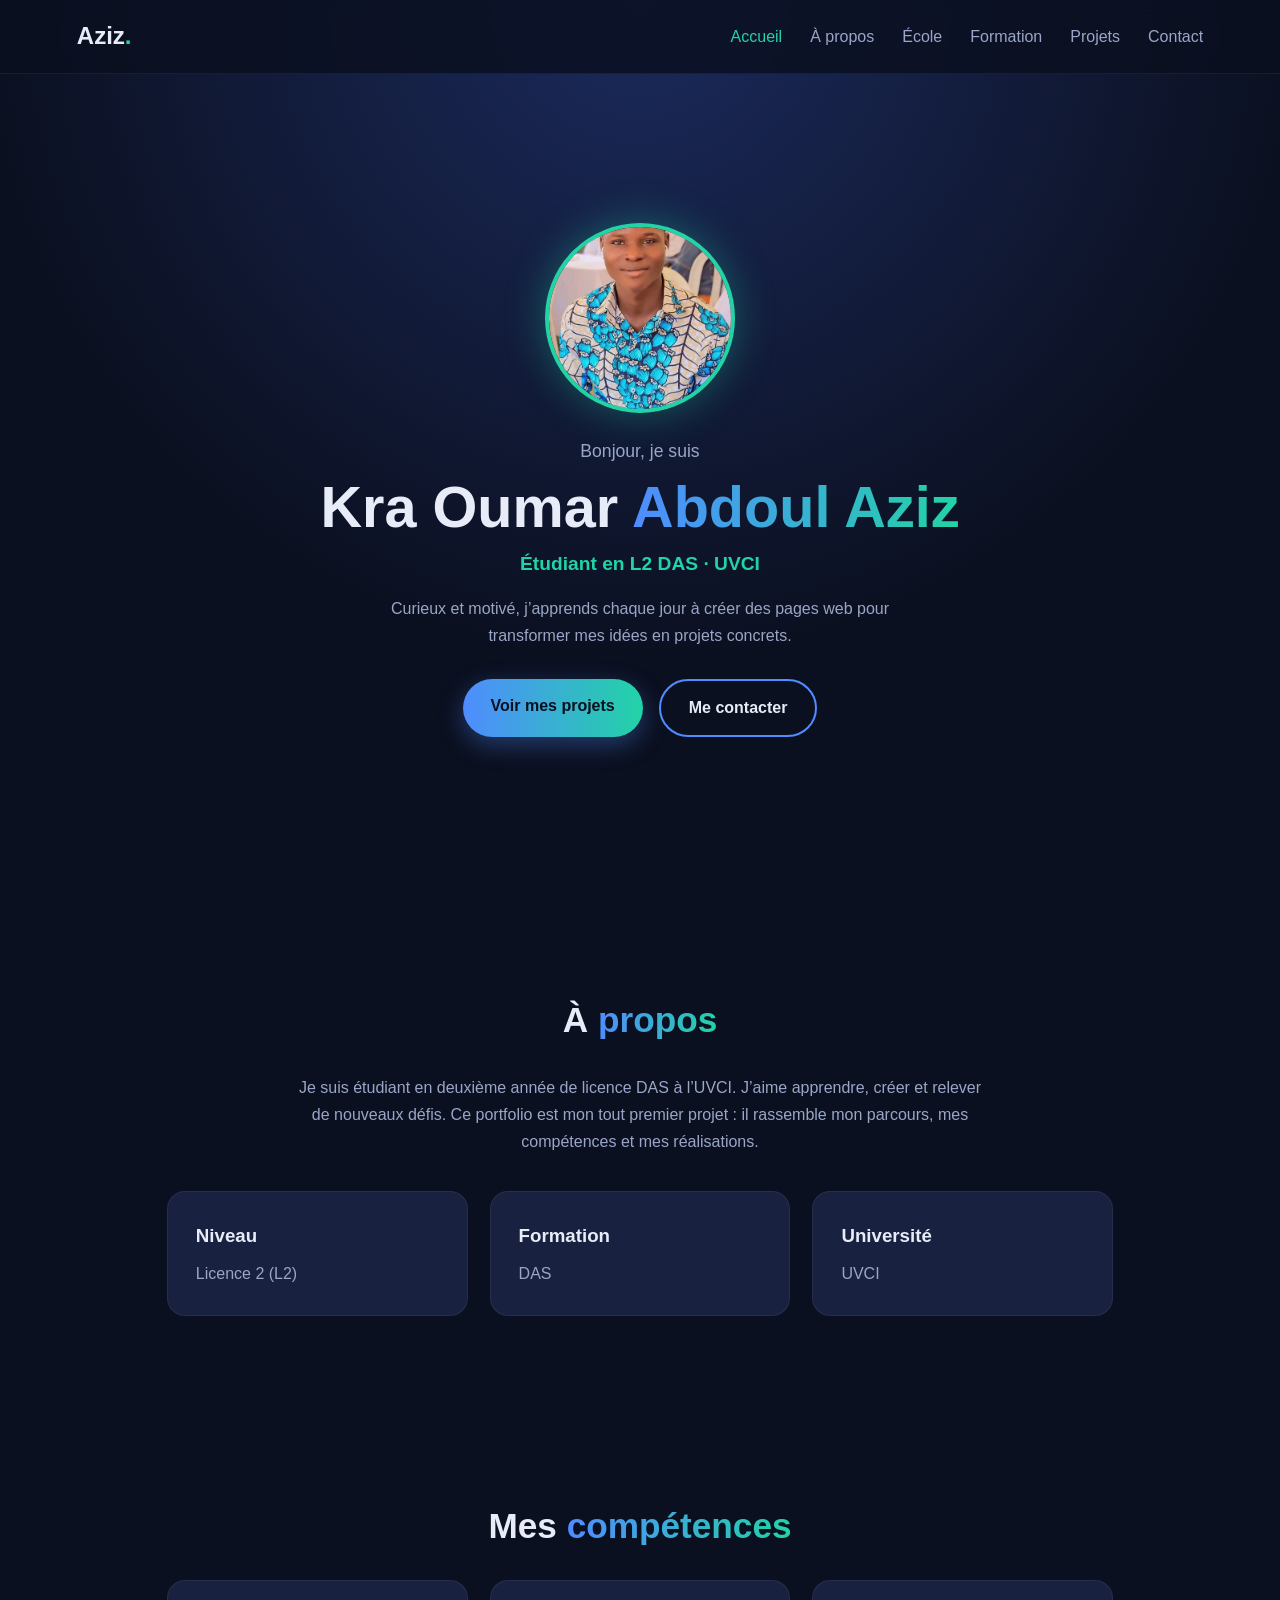
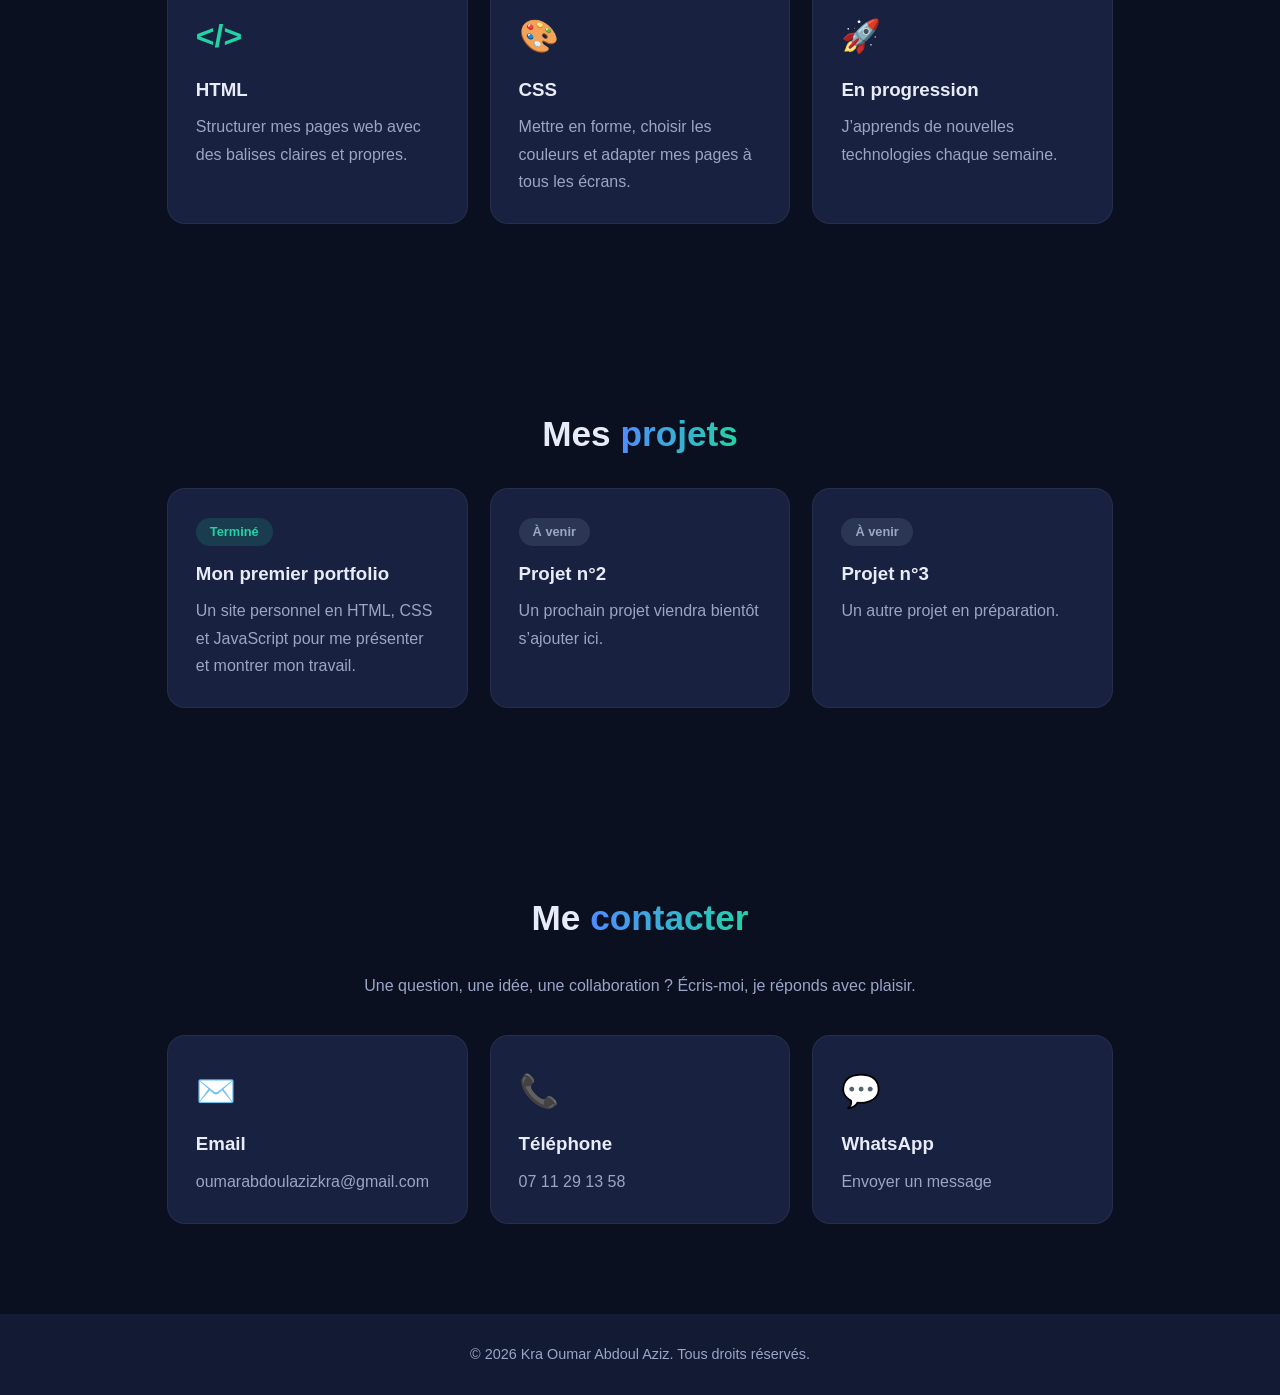
<file: index.html>
<!DOCTYPE html>
<html lang="fr">
<head>
  <meta charset="UTF-8">
  <meta name="viewport" content="width=device-width, initial-scale=1.0">
  <meta name="description" content="Portfolio de Kra Oumar Abdoul Aziz, étudiant en L2 DAS à l’UVCI.">
  <title>Kra Oumar Abdoul Aziz | Portfolio</title>
  <link rel="stylesheet" href="style.css">
</head>
<body>

  <header class="header">
    <a href="#accueil" class="logo">Aziz<span>.</span></a>
    <button class="burger" id="burger" aria-label="Ouvrir le menu">☰</button>
    <nav class="nav" id="nav">
      <a href="index.html" class="actif">Accueil</a>
      <a href="a-propos.html">À propos</a>
      <a href="ecole.html">École</a>
      <a href="formation.html">Formation</a>
      <a href="#projets">Projets</a>
      <a href="contact.html">Contact</a>
    </nav>
  </header>

  <main>
    <section id="accueil" class="hero">
      <img src="photo.jpg" alt="Photo de Kra Oumar Abdoul Aziz" class="photo">
      <p class="hello">Bonjour, je suis</p>
      <h1>Kra Oumar <span>Abdoul Aziz</span></h1>
      <p class="metier">Étudiant en L2 DAS · UVCI</p>
      <p class="intro">Curieux et motivé, j’apprends chaque jour à créer des pages web pour transformer mes idées en projets concrets.</p>
      <div class="boutons">
        <a href="#projets" class="btn btn-plein">Voir mes projets</a>
        <a href="#contact" class="btn btn-contour">Me contacter</a>
      </div>
    </section>

    <section id="apropos" class="section reveal">
      <h2 class="titre">À <span>propos</span></h2>
      <p class="texte">Je suis étudiant en deuxième année de licence DAS à l’UVCI. J’aime apprendre, créer et relever de nouveaux défis. Ce portfolio est mon tout premier projet : il rassemble mon parcours, mes compétences et mes réalisations.</p>
      <div class="grille">
        <div class="carte"><h3>Niveau</h3><p>Licence 2 (L2)</p></div>
        <div class="carte"><h3>Formation</h3><p>DAS</p></div>
        <div class="carte"><h3>Université</h3><p>UVCI</p></div>
      </div>
    </section>

    <section id="competences" class="section reveal">
      <h2 class="titre">Mes <span>compétences</span></h2>
      <div class="grille">
        <div class="carte"><div class="icone">&lt;/&gt;</div><h3>HTML</h3><p>Structurer mes pages web avec des balises claires et propres.</p></div>
        <div class="carte"><div class="icone">🎨</div><h3>CSS</h3><p>Mettre en forme, choisir les couleurs et adapter mes pages à tous les écrans.</p></div>
        <div class="carte"><div class="icone">🚀</div><h3>En progression</h3><p>J’apprends de nouvelles technologies chaque semaine.</p></div>
      </div>
    </section>

    <section id="projets" class="section reveal">
      <h2 class="titre">Mes <span>projets</span></h2>
      <div class="grille">
        <article class="carte projet">
          <div class="etiquette">Terminé</div>
          <h3>Mon premier portfolio</h3>
          <p>Un site personnel en HTML, CSS et JavaScript pour me présenter et montrer mon travail.</p>
        </article>
        <article class="carte projet">
          <div class="etiquette gris">À venir</div>
          <h3>Projet n°2</h3>
          <p>Un prochain projet viendra bientôt s’ajouter ici.</p>
        </article>
        <article class="carte projet">
          <div class="etiquette gris">À venir</div>
          <h3>Projet n°3</h3>
          <p>Un autre projet en préparation.</p>
        </article>
      </div>
    </section>

    <section id="contact" class="section reveal">
      <h2 class="titre">Me <span>contacter</span></h2>
      <p class="texte">Une question, une idée, une collaboration ? Écris-moi, je réponds avec plaisir.</p>
      <div class="grille">
        <a class="carte lien" href="mailto:oumarabdoulazizkra@gmail.com"><div class="icone">✉️</div><h3>Email</h3><p>oumarabdoulazizkra@gmail.com</p></a>
        <a class="carte lien" href="tel:+2250711291358"><div class="icone">📞</div><h3>Téléphone</h3><p>07 11 29 13 58</p></a>
        <a class="carte lien" href="https://wa.me/2250711291358" target="_blank" rel="noopener"><div class="icone">💬</div><h3>WhatsApp</h3><p>Envoyer un message</p></a>
      </div>
    </section>
  </main>

  <footer class="footer">
    <p>© <span id="annee"></span> Kra Oumar Abdoul Aziz. Tous droits réservés.</p>
  </footer>

  <script src="script.js"></script>
</body>
</html>
</file>
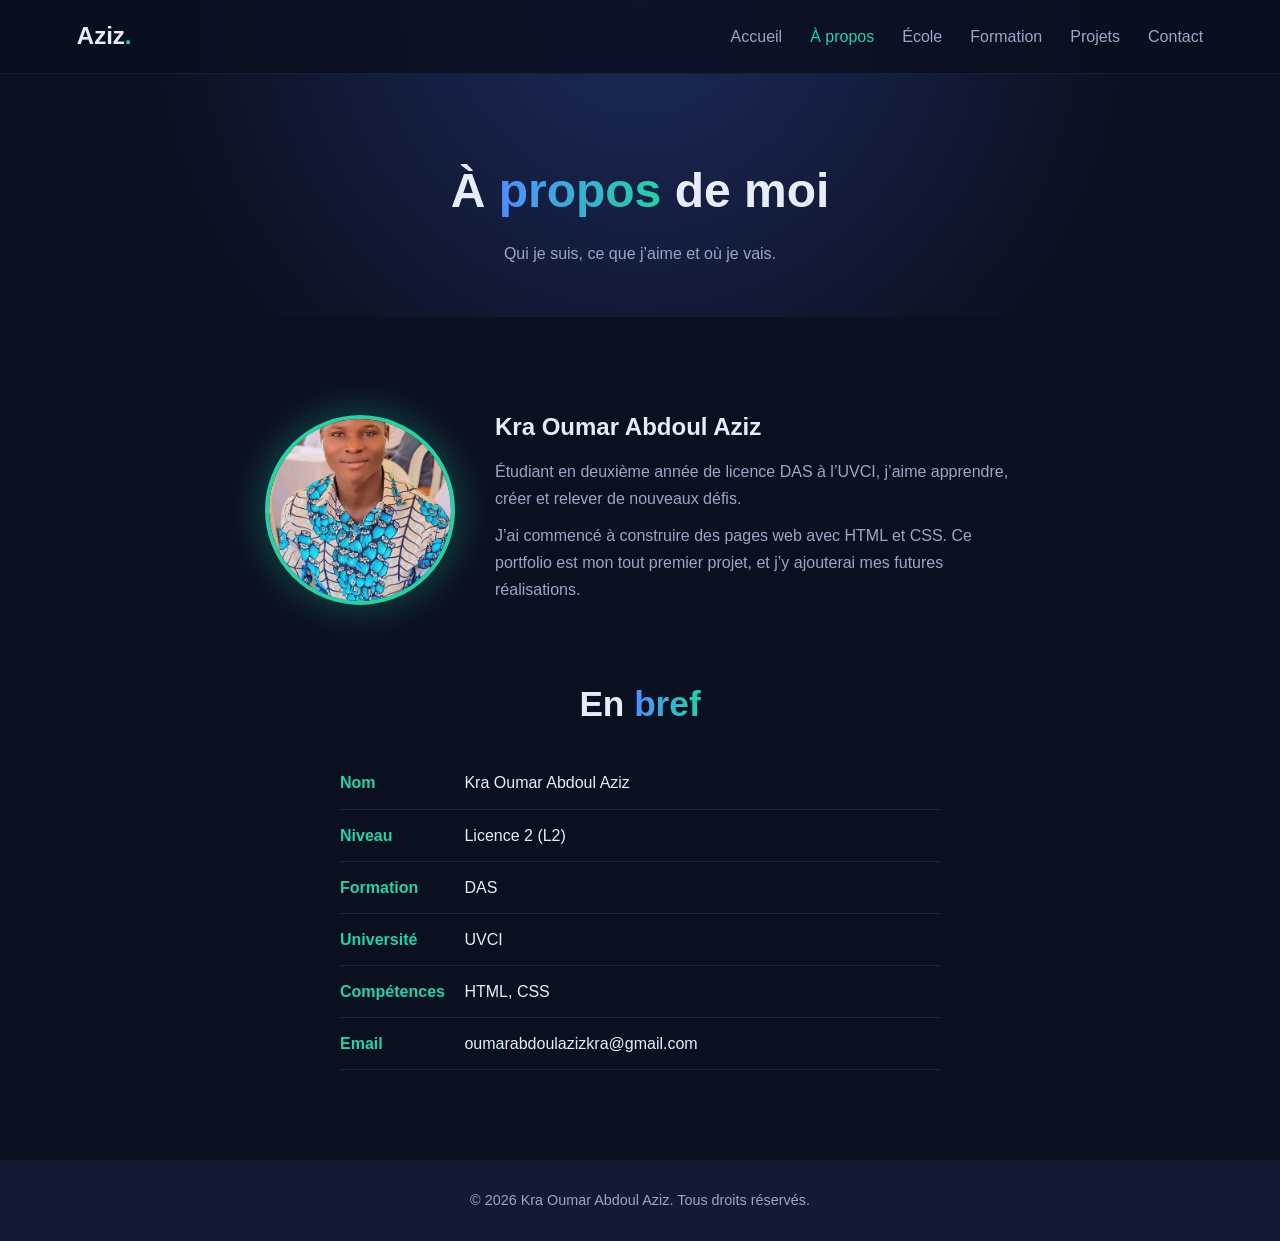
<file: a-propos.html>
<!DOCTYPE html>
<html lang="fr">
<head>
  <meta charset="UTF-8">
  <meta name="viewport" content="width=device-width, initial-scale=1.0">
  <title>À propos | Kra Oumar Abdoul Aziz</title>
  <link rel="stylesheet" href="style.css">
</head>
<body>

  <header class="header">
    <a href="index.html" class="logo">Aziz<span>.</span></a>
    <button class="burger" id="burger" aria-label="Ouvrir le menu">☰</button>
    <nav class="nav" id="nav">
      <a href="index.html">Accueil</a>
      <a href="a-propos.html" class="actif">À propos</a>
      <a href="ecole.html">École</a>
      <a href="formation.html">Formation</a>
      <a href="index.html#projets">Projets</a>
      <a href="contact.html">Contact</a>
    </nav>
  </header>

  <section class="page-hero">
    <h1>À <span>propos</span> de moi</h1>
    <p>Qui je suis, ce que j’aime et où je vais.</p>
  </section>

  <main class="section reveal">
    <div class="profil">
      <img src="photo.jpg" alt="Photo de Kra Oumar Abdoul Aziz" class="photo">
      <div class="profil-texte">
        <h2>Kra Oumar Abdoul Aziz</h2>
        <p>Étudiant en deuxième année de licence DAS à l’UVCI, j’aime apprendre, créer et relever de nouveaux défis.</p>
        <p>J’ai commencé à construire des pages web avec HTML et CSS. Ce portfolio est mon tout premier projet, et j’y ajouterai mes futures réalisations.</p>
      </div>
    </div>

    <h2 class="titre">En <span>bref</span></h2>
    <ul class="infos">
      <li><span>Nom</span> Kra Oumar Abdoul Aziz</li>
      <li><span>Niveau</span> Licence 2 (L2)</li>
      <li><span>Formation</span> DAS</li>
      <li><span>Université</span> UVCI</li>
      <li><span>Compétences</span> HTML, CSS</li>
      <li><span>Email</span> oumarabdoulazizkra@gmail.com</li>
    </ul>
  </main>

  <footer class="footer">
    <p>© <span id="annee"></span> Kra Oumar Abdoul Aziz. Tous droits réservés.</p>
  </footer>

  <script src="script.js"></script>
</body>
</html>
</file>
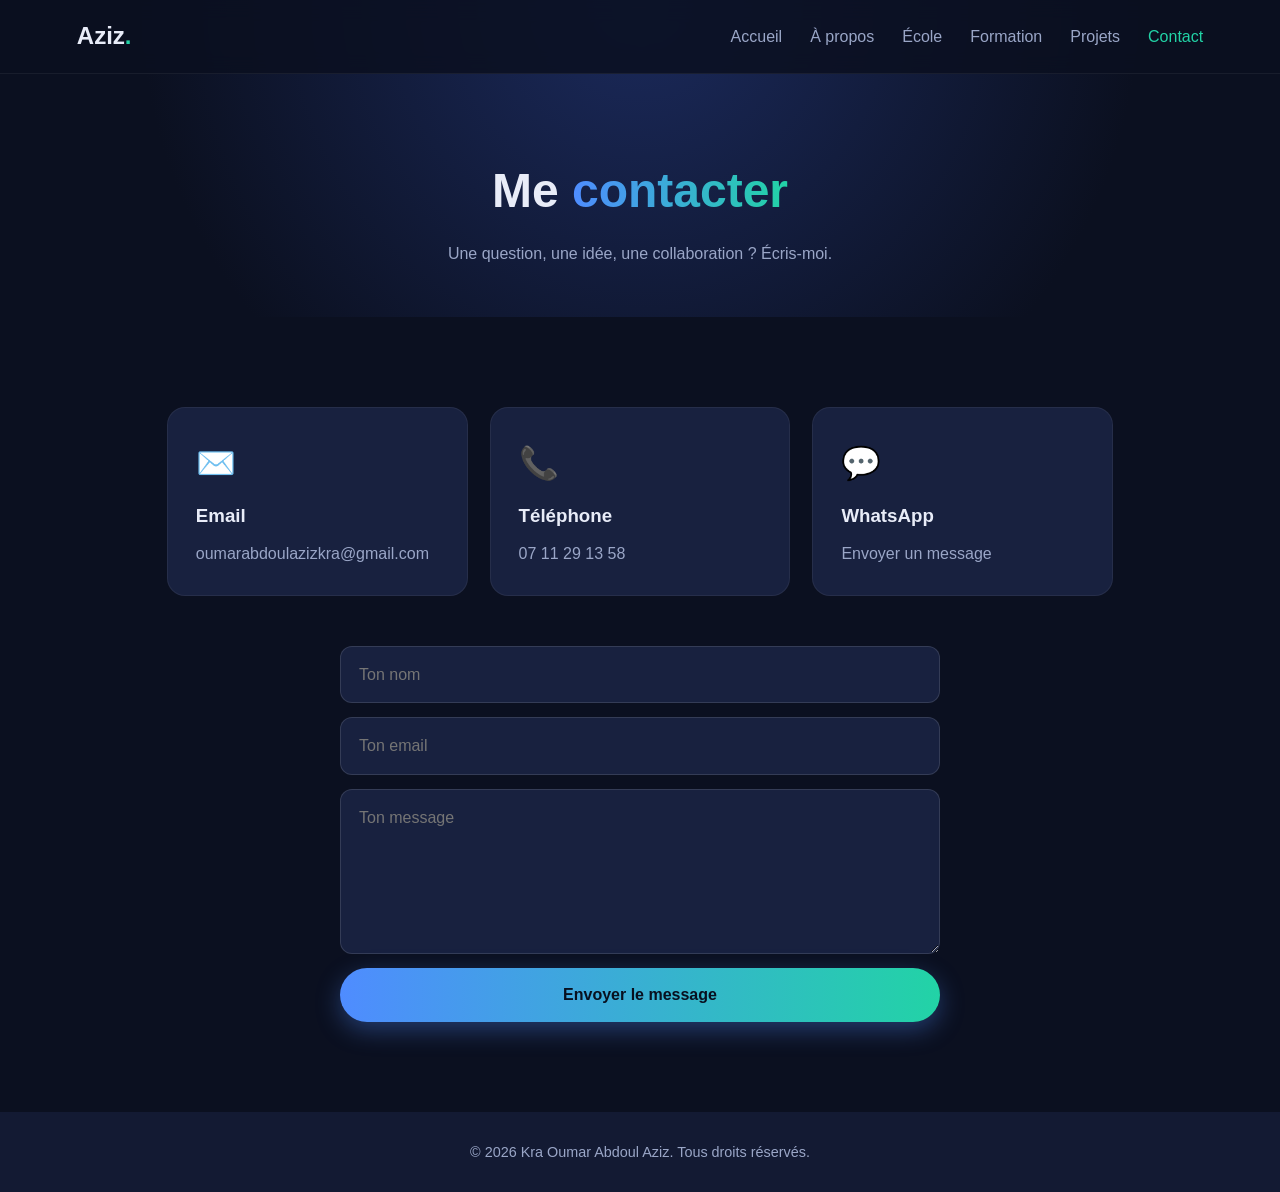
<file: contact.html>
<!DOCTYPE html>
<html lang="fr">
<head>
  <meta charset="UTF-8">
  <meta name="viewport" content="width=device-width, initial-scale=1.0">
  <title>Contact | Kra Oumar Abdoul Aziz</title>
  <link rel="stylesheet" href="style.css">
</head>
<body>

  <header class="header">
    <a href="index.html" class="logo">Aziz<span>.</span></a>
    <button class="burger" id="burger" aria-label="Ouvrir le menu">☰</button>
    <nav class="nav" id="nav">
      <a href="index.html">Accueil</a>
      <a href="a-propos.html">À propos</a>
      <a href="ecole.html">École</a>
      <a href="formation.html">Formation</a>
      <a href="index.html#projets">Projets</a>
      <a href="contact.html" class="actif">Contact</a>
    </nav>
  </header>

  <section class="page-hero">
    <h1>Me <span>contacter</span></h1>
    <p>Une question, une idée, une collaboration ? Écris-moi.</p>
  </section>

  <main class="section reveal">
    <div class="grille">
      <a class="carte lien" href="mailto:oumarabdoulazizkra@gmail.com"><div class="icone">✉️</div><h3>Email</h3><p>oumarabdoulazizkra@gmail.com</p></a>
      <a class="carte lien" href="tel:+2250711291358"><div class="icone">📞</div><h3>Téléphone</h3><p>07 11 29 13 58</p></a>
      <a class="carte lien" href="https://wa.me/2250711291358" target="_blank" rel="noopener"><div class="icone">💬</div><h3>WhatsApp</h3><p>Envoyer un message</p></a>
    </div>

    <form class="formulaire" id="formulaire">
      <input type="text" id="nom" placeholder="Ton nom" required>
      <input type="email" id="email" placeholder="Ton email" required>
      <textarea id="message" rows="5" placeholder="Ton message" required></textarea>
      <button type="submit" class="btn btn-plein">Envoyer le message</button>
    </form>
  </main>

  <footer class="footer">
    <p>© <span id="annee"></span> Kra Oumar Abdoul Aziz. Tous droits réservés.</p>
  </footer>

  <script src="script.js"></script>
</body>
</html>
</file>
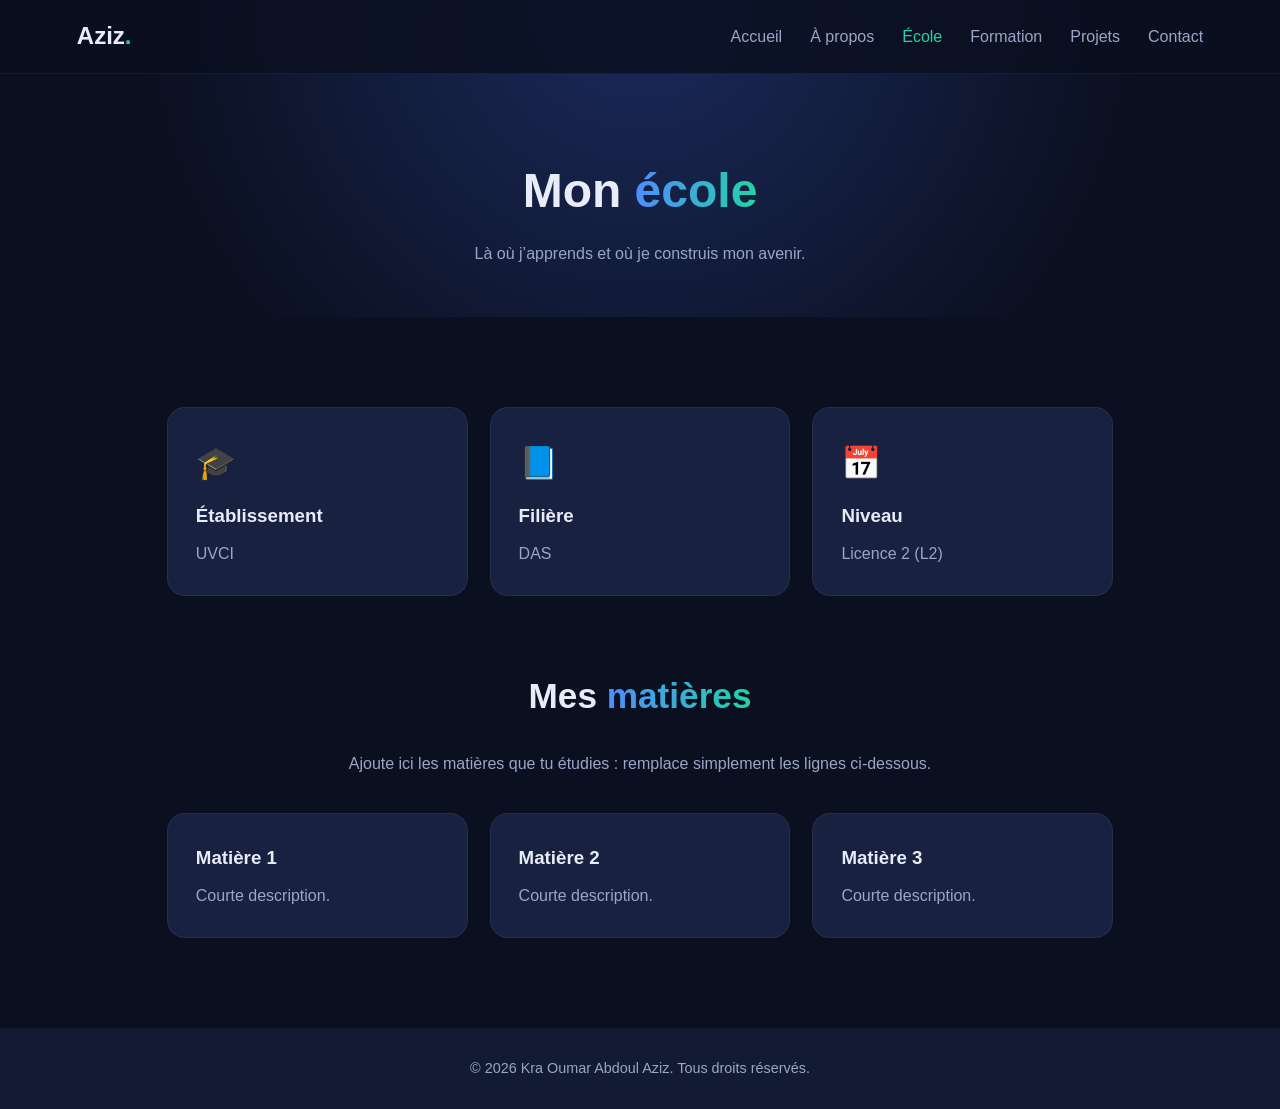
<file: ecole.html>
<!DOCTYPE html>
<html lang="fr">
<head>
  <meta charset="UTF-8">
  <meta name="viewport" content="width=device-width, initial-scale=1.0">
  <title>École | Kra Oumar Abdoul Aziz</title>
  <link rel="stylesheet" href="style.css">
</head>
<body>

  <header class="header">
    <a href="index.html" class="logo">Aziz<span>.</span></a>
    <button class="burger" id="burger" aria-label="Ouvrir le menu">☰</button>
    <nav class="nav" id="nav">
      <a href="index.html">Accueil</a>
      <a href="a-propos.html">À propos</a>
      <a href="ecole.html" class="actif">École</a>
      <a href="formation.html">Formation</a>
      <a href="index.html#projets">Projets</a>
      <a href="contact.html">Contact</a>
    </nav>
  </header>

  <section class="page-hero">
    <h1>Mon <span>école</span></h1>
    <p>Là où j’apprends et où je construis mon avenir.</p>
  </section>

  <main class="section reveal">
    <div class="grille">
      <div class="carte"><div class="icone">🎓</div><h3>Établissement</h3><p>UVCI</p></div>
      <div class="carte"><div class="icone">📘</div><h3>Filière</h3><p>DAS</p></div>
      <div class="carte"><div class="icone">📅</div><h3>Niveau</h3><p>Licence 2 (L2)</p></div>
    </div>

    <h2 class="titre sous-titre">Mes <span>matières</span></h2>
    <p class="texte">Ajoute ici les matières que tu étudies : remplace simplement les lignes ci-dessous.</p>
    <div class="grille">
      <div class="carte"><h3>Matière 1</h3><p>Courte description.</p></div>
      <div class="carte"><h3>Matière 2</h3><p>Courte description.</p></div>
      <div class="carte"><h3>Matière 3</h3><p>Courte description.</p></div>
    </div>
  </main>

  <footer class="footer">
    <p>© <span id="annee"></span> Kra Oumar Abdoul Aziz. Tous droits réservés.</p>
  </footer>

  <script src="script.js"></script>
</body>
</html>
</file>
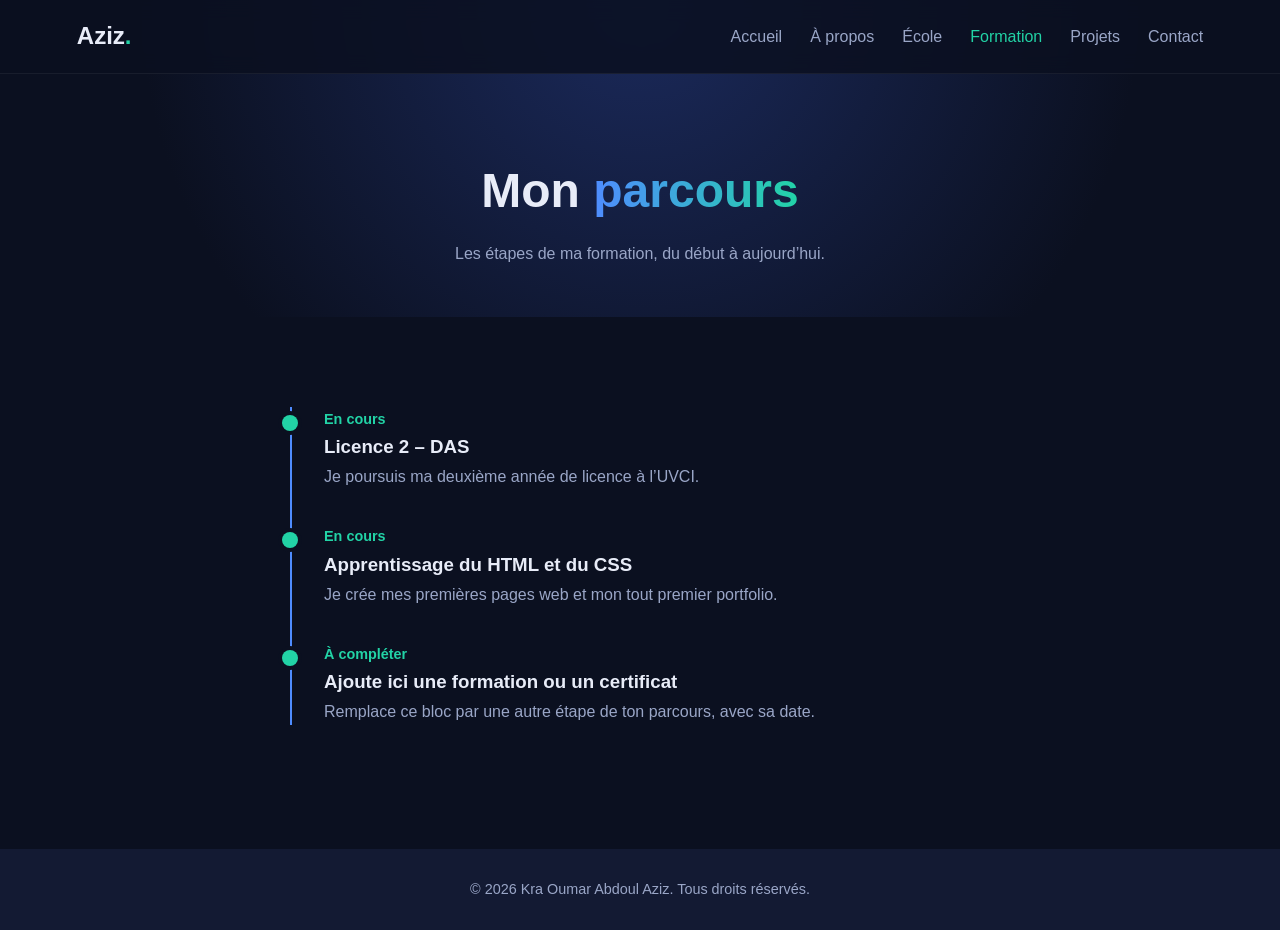
<file: formation.html>
<!DOCTYPE html>
<html lang="fr">
<head>
  <meta charset="UTF-8">
  <meta name="viewport" content="width=device-width, initial-scale=1.0">
  <title>Formation | Kra Oumar Abdoul Aziz</title>
  <link rel="stylesheet" href="style.css">
</head>
<body>

  <header class="header">
    <a href="index.html" class="logo">Aziz<span>.</span></a>
    <button class="burger" id="burger" aria-label="Ouvrir le menu">☰</button>
    <nav class="nav" id="nav">
      <a href="index.html">Accueil</a>
      <a href="a-propos.html">À propos</a>
      <a href="ecole.html">École</a>
      <a href="formation.html" class="actif">Formation</a>
      <a href="index.html#projets">Projets</a>
      <a href="contact.html">Contact</a>
    </nav>
  </header>

  <section class="page-hero">
    <h1>Mon <span>parcours</span></h1>
    <p>Les étapes de ma formation, du début à aujourd’hui.</p>
  </section>

  <main class="section reveal">
    <div class="timeline">
      <div class="etape">
        <div class="date">En cours</div>
        <h3>Licence 2 – DAS</h3>
        <p>Je poursuis ma deuxième année de licence à l’UVCI.</p>
      </div>
      <div class="etape">
        <div class="date">En cours</div>
        <h3>Apprentissage du HTML et du CSS</h3>
        <p>Je crée mes premières pages web et mon tout premier portfolio.</p>
      </div>
      <div class="etape">
        <div class="date">À compléter</div>
        <h3>Ajoute ici une formation ou un certificat</h3>
        <p>Remplace ce bloc par une autre étape de ton parcours, avec sa date.</p>
      </div>
    </div>
  </main>

  <footer class="footer">
    <p>© <span id="annee"></span> Kra Oumar Abdoul Aziz. Tous droits réservés.</p>
  </footer>

  <script src="script.js"></script>
</body>
</html>
</file>
<file: style.css>
:root {
  --fond: #0b1020;
  --fond-2: #131a33;
  --carte: #18213f;
  --texte: #e8ecf8;
  --gris: #9aa6c7;
  --accent: #4f8cff;
  --accent-2: #22d3a6;
}

* { margin: 0; padding: 0; box-sizing: border-box; }

html { scroll-behavior: smooth; scroll-padding-top: 80px; }

body {
  font-family: "Segoe UI", Roboto, Arial, sans-serif;
  background: var(--fond);
  color: var(--texte);
  line-height: 1.7;
}

a { color: inherit; text-decoration: none; }

/* ---------- En-tête ---------- */
.header {
  position: fixed; top: 0; left: 0; right: 0; z-index: 100;
  display: flex; justify-content: space-between; align-items: center;
  padding: 16px 6%;
  background: rgba(11, 16, 32, 0.85);
  backdrop-filter: blur(10px);
  border-bottom: 1px solid rgba(255, 255, 255, 0.06);
}
.logo { font-size: 1.5rem; font-weight: 700; }
.logo span { color: var(--accent-2); }

.nav { display: flex; gap: 28px; }
.nav a { color: var(--gris); font-weight: 500; transition: color 0.3s; }
.nav a:hover { color: var(--accent-2); }

.burger {
  display: none; background: none; border: none;
  color: var(--texte); font-size: 1.8rem; cursor: pointer;
}

/* ---------- Accueil ---------- */
.hero {
  min-height: 100vh;
  display: flex; flex-direction: column; align-items: center; justify-content: center;
  text-align: center; padding: 120px 6% 60px;
  background: radial-gradient(circle at 50% 0%, #1b2a5c 0%, var(--fond) 60%);
}
.photo {
  width: 190px; height: 190px; object-fit: cover; border-radius: 50%;
  border: 4px solid var(--accent-2);
  box-shadow: 0 0 40px rgba(34, 211, 166, 0.35);
  margin-bottom: 24px;
  animation: flotte 4s ease-in-out infinite;
}
@keyframes flotte {
  0%, 100% { transform: translateY(0); }
  50% { transform: translateY(-10px); }
}
.hello { color: var(--gris); font-size: 1.1rem; }
.hero h1 { font-size: clamp(2rem, 6vw, 3.6rem); line-height: 1.2; margin: 6px 0; }
.hero h1 span, .titre span {
  background: linear-gradient(90deg, var(--accent), var(--accent-2));
  -webkit-background-clip: text; background-clip: text;
  -webkit-text-fill-color: transparent; color: transparent;
}
.metier { color: var(--accent-2); font-weight: 600; font-size: 1.2rem; margin-bottom: 14px; }
.intro { max-width: 560px; color: var(--gris); margin-bottom: 30px; }

.boutons { display: flex; gap: 16px; flex-wrap: wrap; justify-content: center; }
.btn {
  padding: 13px 28px; border-radius: 50px; font-weight: 600;
  transition: transform 0.3s, box-shadow 0.3s;
}
.btn:hover { transform: translateY(-3px); }
.btn-plein {
  background: linear-gradient(90deg, var(--accent), var(--accent-2));
  color: #08101f; box-shadow: 0 8px 24px rgba(79, 140, 255, 0.35);
}
.btn-contour { border: 2px solid var(--accent); color: var(--texte); }
.btn-contour:hover { background: var(--accent); }

/* ---------- Sections ---------- */
.section { padding: 90px 6%; max-width: 1100px; margin: 0 auto; }
.titre { font-size: 2.2rem; text-align: center; margin-bottom: 24px; }
.texte { max-width: 700px; margin: 0 auto 36px; text-align: center; color: var(--gris); }

.grille {
  display: grid; gap: 22px;
  grid-template-columns: repeat(auto-fit, minmax(240px, 1fr));
}
.carte {
  background: var(--carte); padding: 28px; border-radius: 18px;
  border: 1px solid rgba(255, 255, 255, 0.06);
  transition: transform 0.3s, border-color 0.3s, box-shadow 0.3s;
}
.carte:hover {
  transform: translateY(-6px); border-color: var(--accent);
  box-shadow: 0 14px 30px rgba(0, 0, 0, 0.35);
}
.carte h3 { margin-bottom: 8px; }
.carte p { color: var(--gris); }
.icone { font-size: 2rem; margin-bottom: 10px; color: var(--accent-2); font-weight: 700; }

.etiquette {
  display: inline-block; padding: 3px 14px; border-radius: 50px; margin-bottom: 12px;
  font-size: 0.8rem; font-weight: 600;
  background: rgba(34, 211, 166, 0.15); color: var(--accent-2);
}
.etiquette.gris { background: rgba(154, 166, 199, 0.15); color: var(--gris); }

.lien p { word-break: break-word; }

/* ---------- Pied de page ---------- */
.footer {
  text-align: center; padding: 28px 6%;
  background: var(--fond-2); color: var(--gris); font-size: 0.9rem;
}

/* ---------- Animation d'apparition ---------- */
.reveal { opacity: 0; transform: translateY(40px); transition: opacity 0.8s, transform 0.8s; }
.reveal.visible { opacity: 1; transform: none; }

/* ---------- Mobile ---------- */
@media (max-width: 760px) {
  .burger { display: block; }
  .nav {
    position: absolute; top: 100%; left: 0; right: 0;
    flex-direction: column; gap: 0; text-align: center;
    background: var(--fond-2); max-height: 0; overflow: hidden;
    transition: max-height 0.4s;
  }
  .nav.ouvert { max-height: 320px; }
  .nav a { padding: 14px; border-top: 1px solid rgba(255, 255, 255, 0.06); }
  .photo { width: 150px; height: 150px; }
}

/* ---------- Pages secondaires ---------- */
.nav a.actif { color: var(--accent-2); }

.page-hero {
  padding: 150px 6% 50px; text-align: center;
  background: radial-gradient(circle at 50% 0%, #1b2a5c 0%, var(--fond) 70%);
}
.page-hero h1 { font-size: clamp(2rem, 5vw, 3rem); }
.page-hero h1 span {
  background: linear-gradient(90deg, var(--accent), var(--accent-2));
  -webkit-background-clip: text; background-clip: text;
  -webkit-text-fill-color: transparent; color: transparent;
}
.page-hero p { color: var(--gris); margin-top: 8px; }

.sous-titre { margin-top: 70px; }

.profil {
  display: flex; gap: 40px; align-items: center; justify-content: center;
  flex-wrap: wrap; margin-bottom: 60px; text-align: left;
}
.profil .photo { margin-bottom: 0; }
.profil-texte { flex: 1; min-width: 260px; max-width: 520px; }
.profil-texte h2 { margin-bottom: 10px; }
.profil-texte p { color: var(--gris); margin-bottom: 10px; }

.infos { list-style: none; max-width: 600px; margin: 0 auto; }
.infos li { padding: 12px 0; border-bottom: 1px solid rgba(255, 255, 255, 0.08); }
.infos span { display: inline-block; min-width: 120px; color: var(--accent-2); font-weight: 600; }

.timeline {
  position: relative; max-width: 700px; margin: 0 auto;
  padding-left: 32px; border-left: 2px solid var(--accent);
}
.etape { position: relative; margin-bottom: 34px; }
.etape::before {
  content: ""; position: absolute; left: -42px; top: 8px;
  width: 16px; height: 16px; border-radius: 50%;
  background: var(--accent-2); box-shadow: 0 0 0 4px var(--fond);
}
.etape .date { color: var(--accent-2); font-weight: 600; font-size: 0.9rem; }
.etape p { color: var(--gris); }

.formulaire {
  max-width: 600px; margin: 50px auto 0;
  display: flex; flex-direction: column; gap: 14px;
}
.formulaire input, .formulaire textarea {
  width: 100%; padding: 14px 18px; border-radius: 12px;
  border: 1px solid rgba(255, 255, 255, 0.12);
  background: var(--carte); color: var(--texte);
  font: inherit; outline: none; transition: border-color 0.3s;
}
.formulaire input:focus, .formulaire textarea:focus { border-color: var(--accent-2); }
.formulaire button { border: none; cursor: pointer; font: inherit; font-weight: 600; }

@media (max-width: 760px) {
  .profil { text-align: center; }
}
</file>
